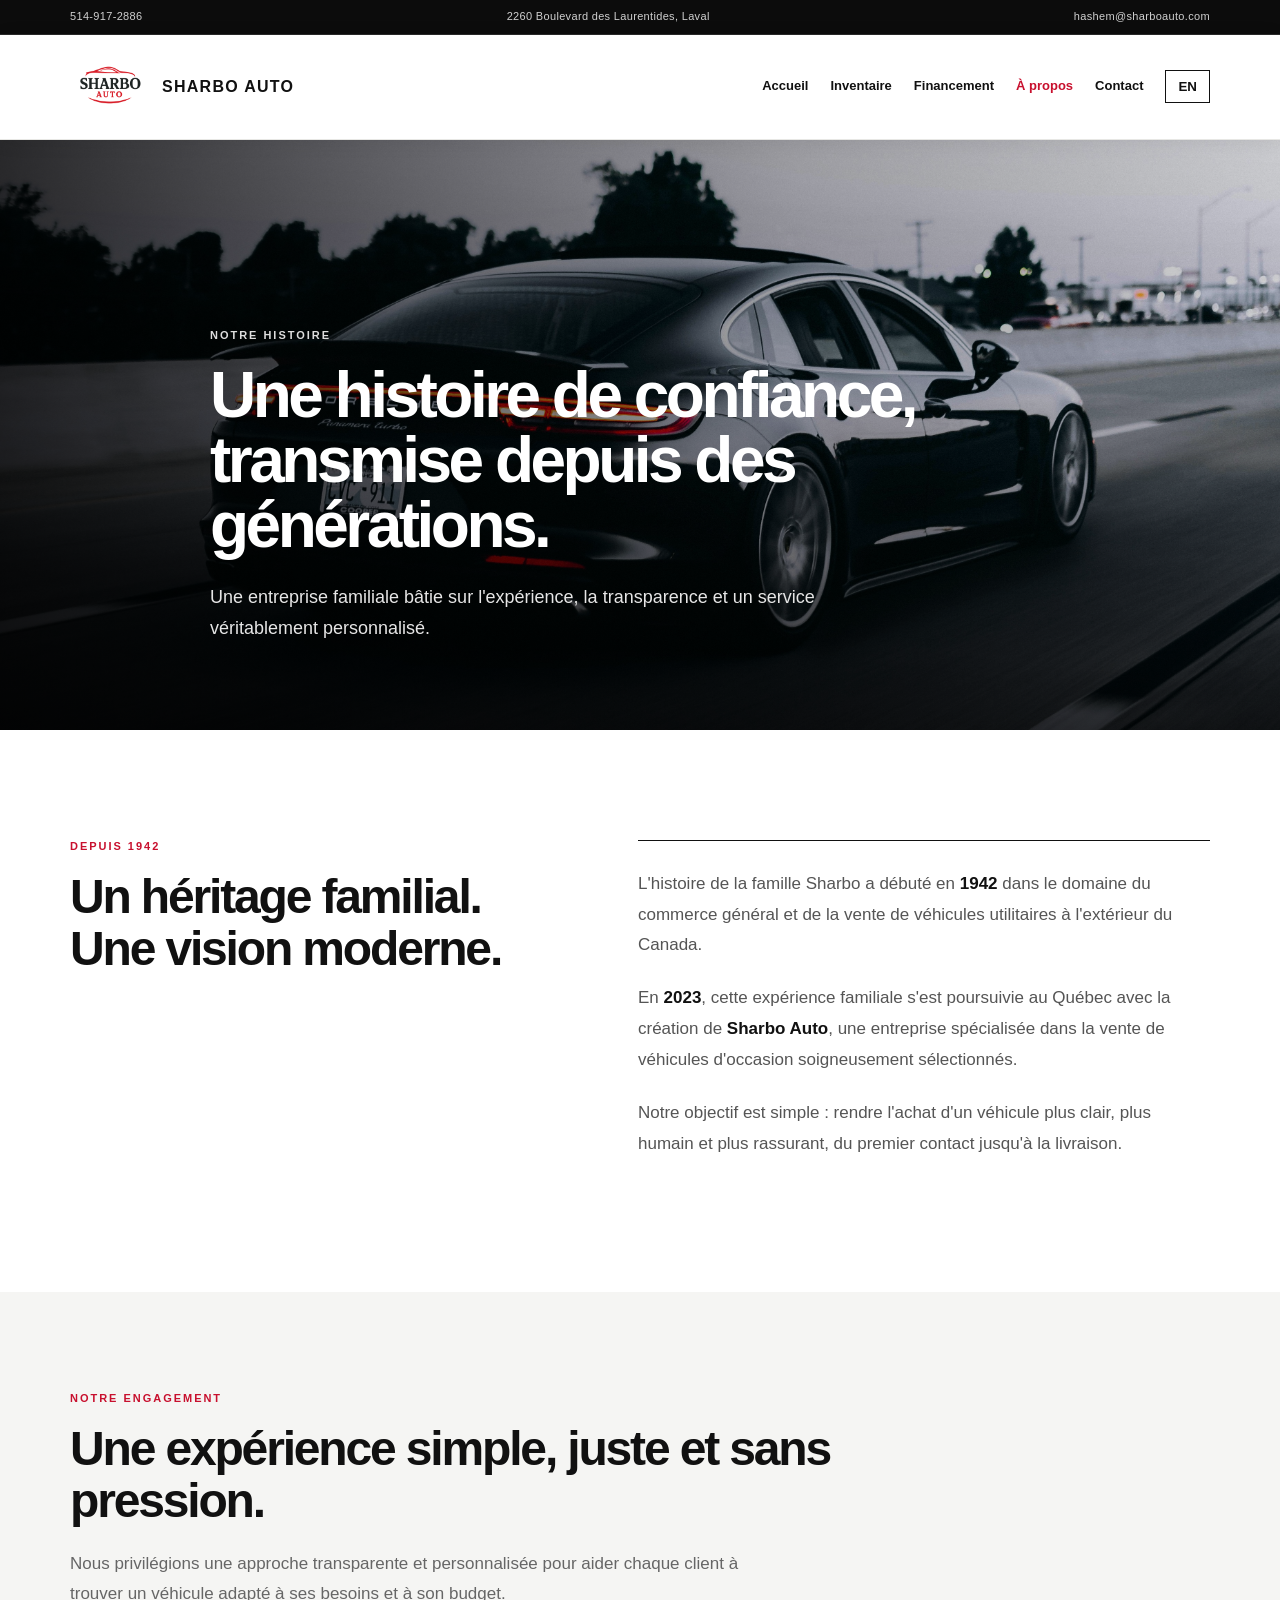
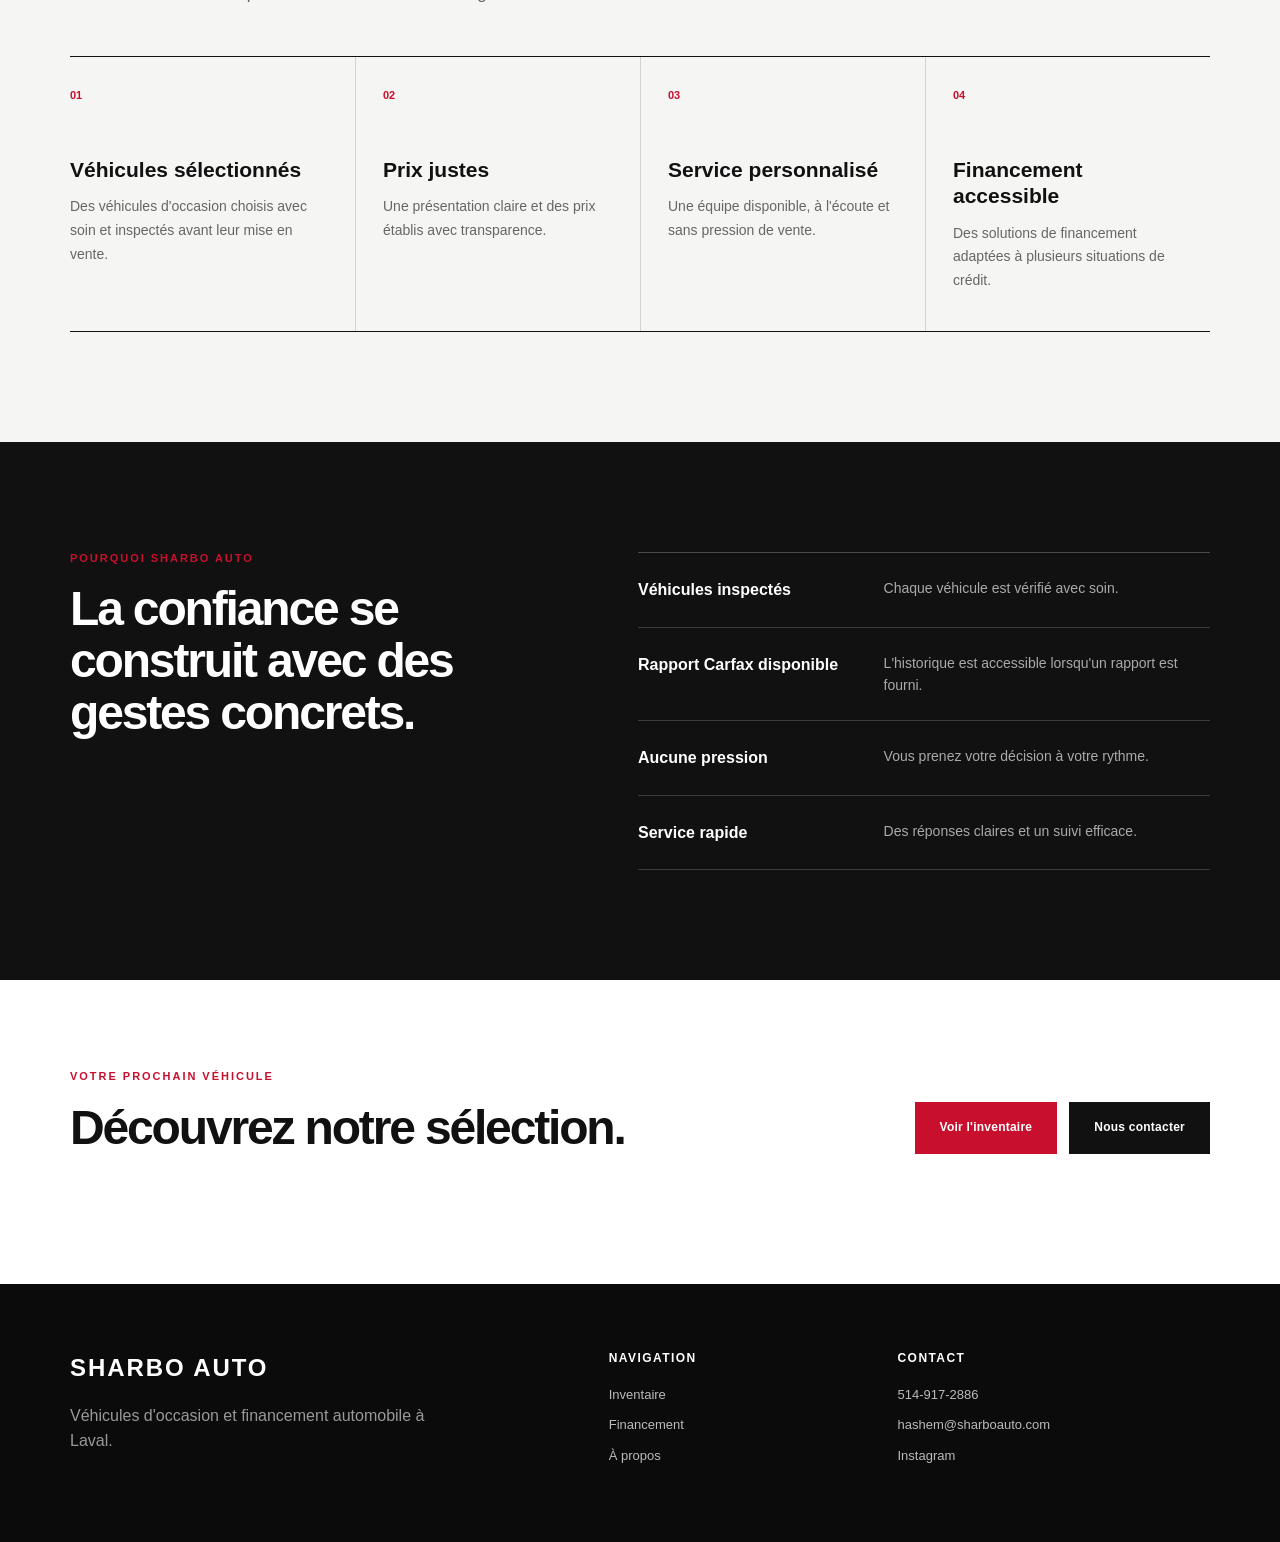
<file: about.html>
<!DOCTYPE html>
<html lang="fr">
<head>
  <meta charset="utf-8">
  <meta name="viewport" content="width=device-width, initial-scale=1">
  <title>À propos | Sharbo Auto</title>
  <meta name="description" content="Découvrez l'histoire familiale de Sharbo Auto, fondée au Québec en 2023 et portée par un héritage commercial remontant à 1942.">
  <meta property="og:title" content="À propos | Sharbo Auto">
  <meta property="og:description" content="Une entreprise familiale, des véhicules d'occasion sélectionnés avec soin et un service transparent à Laval.">
  <meta property="og:type" content="website">
  <meta property="og:image" content="/assets/images/hero.jpg">
  <link rel="stylesheet" href="assets/css/style.css">
</head>
<body class="about-v4">
  <div class="topbar home-topbar-v3">
    <div class="container">
      <a href="tel:5149172886">514-917-2886</a>
      <span>2260 Boulevard des Laurentides, Laval</span>
      <a href="mailto:hashem@sharboauto.com">hashem@sharboauto.com</a>
    </div>
  </div>

  <header class="home-header-v3">
    <div class="container nav">
      <a class="brand" href="index.html" aria-label="Sharbo Auto — Accueil">
        <img src="assets/images/logo.png" alt="Sharbo Auto">
        <span>SHARBO AUTO</span>
      </a>
      <nav class="menu" aria-label="Navigation principale">
        <a href="index.html">Accueil</a>
        <a href="inventaire.html">Inventaire</a>
        <a href="financement.html">Financement</a>
        <a href="about.html" aria-current="page">À propos</a>
        <a href="contact.html">Contact</a>
        <button class="lang" onclick="toggleLang()">EN</button>
      </nav>
    </div>
  </header>

  <main>
    <section class="about-hero-v4">
      <div class="about-hero-overlay-v4"></div>
      <div class="container about-hero-content-v4">
        <p class="about-kicker-v4">NOTRE HISTOIRE</p>
        <h1>Une histoire de confiance, transmise depuis des générations.</h1>
        <p>Une entreprise familiale bâtie sur l'expérience, la transparence et un service véritablement personnalisé.</p>
      </div>
    </section>

    <section class="about-story-v4">
      <div class="container about-story-grid-v4">
        <div class="about-story-heading-v4">
          <p class="home-section-label-v3">DEPUIS 1942</p>
          <h2>Un héritage familial. Une vision moderne.</h2>
        </div>
        <div class="about-story-copy-v4">
          <p>L'histoire de la famille Sharbo a débuté en <strong>1942</strong> dans le domaine du commerce général et de la vente de véhicules utilitaires à l'extérieur du Canada.</p>
          <p>En <strong>2023</strong>, cette expérience familiale s'est poursuivie au Québec avec la création de <strong>Sharbo Auto</strong>, une entreprise spécialisée dans la vente de véhicules d'occasion soigneusement sélectionnés.</p>
          <p>Notre objectif est simple : rendre l'achat d'un véhicule plus clair, plus humain et plus rassurant, du premier contact jusqu'à la livraison.</p>
        </div>
      </div>
    </section>

    <section class="about-values-v4">
      <div class="container">
        <div class="about-section-head-v4">
          <p class="home-section-label-v3">NOTRE ENGAGEMENT</p>
          <h2>Une expérience simple, juste et sans pression.</h2>
          <p>Nous privilégions une approche transparente et personnalisée pour aider chaque client à trouver un véhicule adapté à ses besoins et à son budget.</p>
        </div>
        <div class="about-values-grid-v4">
          <article><span>01</span><h3>Véhicules sélectionnés</h3><p>Des véhicules d'occasion choisis avec soin et inspectés avant leur mise en vente.</p></article>
          <article><span>02</span><h3>Prix justes</h3><p>Une présentation claire et des prix établis avec transparence.</p></article>
          <article><span>03</span><h3>Service personnalisé</h3><p>Une équipe disponible, à l'écoute et sans pression de vente.</p></article>
          <article><span>04</span><h3>Financement accessible</h3><p>Des solutions de financement adaptées à plusieurs situations de crédit.</p></article>
        </div>
      </div>
    </section>

    <section class="about-trust-v4">
      <div class="container about-trust-grid-v4">
        <div>
          <p class="home-section-label-v3">POURQUOI SHARBO AUTO</p>
          <h2>La confiance se construit avec des gestes concrets.</h2>
        </div>
        <div class="about-trust-list-v4">
          <div><strong>Véhicules inspectés</strong><span>Chaque véhicule est vérifié avec soin.</span></div>
          <div><strong>Rapport Carfax disponible</strong><span>L'historique est accessible lorsqu'un rapport est fourni.</span></div>
          <div><strong>Aucune pression</strong><span>Vous prenez votre décision à votre rythme.</span></div>
          <div><strong>Service rapide</strong><span>Des réponses claires et un suivi efficace.</span></div>
        </div>
      </div>
    </section>

    <section class="about-cta-v4">
      <div class="container about-cta-inner-v4">
        <div><p class="home-section-label-v3">VOTRE PROCHAIN VÉHICULE</p><h2>Découvrez notre sélection.</h2></div>
        <div class="about-cta-actions-v4">
          <a class="home-btn-v3 home-btn-primary-v3" href="inventaire.html">Voir l'inventaire</a>
          <a class="home-btn-v3 about-btn-dark-v4" href="contact.html">Nous contacter</a>
        </div>
      </div>
    </section>
  </main>

  <footer class="home-footer-v3">
    <div class="container home-footer-grid-v3">
      <div><h3>SHARBO AUTO</h3><p>Véhicules d'occasion et financement automobile à Laval.</p></div>
      <div><h4>Navigation</h4><a href="inventaire.html">Inventaire</a><a href="financement.html">Financement</a><a href="about.html">À propos</a></div>
      <div><h4>Contact</h4><a href="tel:5149172886">514-917-2886</a><a href="mailto:hashem@sharboauto.com">hashem@sharboauto.com</a><a href="https://www.instagram.com/sharbo_auto" target="_blank" rel="noopener">Instagram</a></div>
    </div>
  </footer>
  <script src="assets/js/i18n.js"></script>
  <script src="assets/js/main.js"></script>
</body>
</html>
</file>
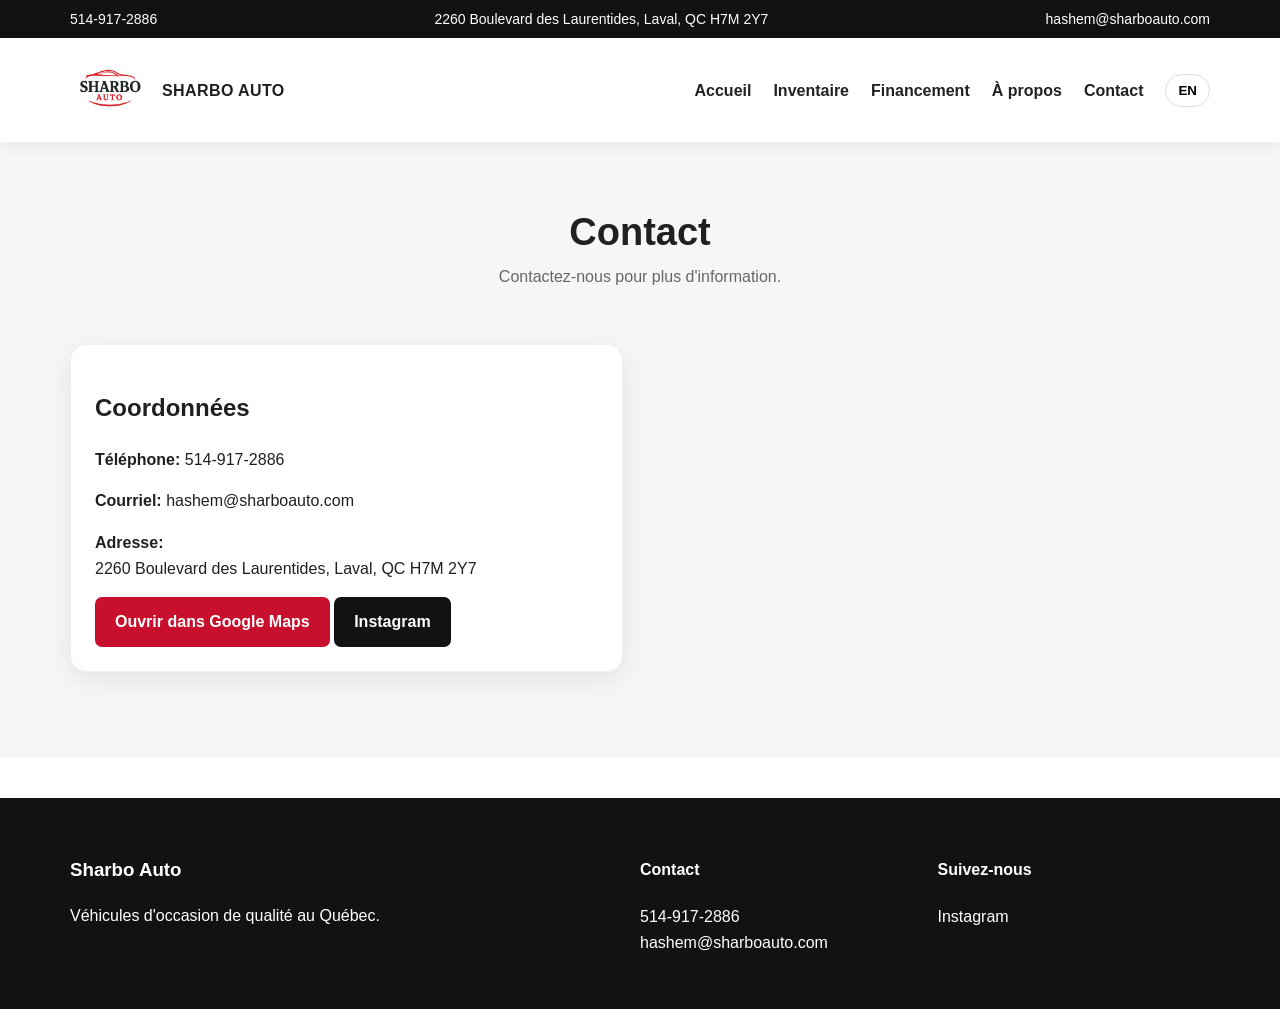
<file: contact.html>
<!DOCTYPE html>
<html lang="fr">
<head>
<meta charset="utf-8">
<meta name="viewport" content="width=device-width, initial-scale=1">
<title>Contact | Sharbo Auto</title>
<meta name="description" content="Contact Sharbo Auto - véhicules d'occasion et financement au Québec.">
<link rel="stylesheet" href="assets/css/style.css">
</head>

<body>
<div class="topbar">
  <div class="container">
    <span>514-917-2886</span>
    <span>2260 Boulevard des Laurentides, Laval, QC H7M 2Y7</span>
    <span>hashem@sharboauto.com</span>
  </div>
</div>

<header>
  <div class="container nav">
    <a class="brand" href="index.html">
      <img src="assets/images/logo.png" alt="Sharbo Auto">
      <span>SHARBO AUTO</span>
    </a>
    <nav class="menu">
      <a href="index.html">Accueil</a>
      <a href="inventaire.html" data-t="inventory">Inventaire</a>
      <a href="financement.html" data-t="financing">Financement</a>
      <a href="about.html" data-t="about">À propos</a>
      <a href="contact.html" data-t="contact">Contact</a>
      <button class="lang" onclick="toggleLang()">EN</button>
    </nav>
  </div>
</header>

<section class="section gray">
  <div class="container">
    <div class="title">
      <h1>Contact</h1>
      <p>Contactez-nous pour plus d'information.</p>
    </div>

    <div class="about">
      <div class="card">
        <h2>Coordonnées</h2>

        <p><b>Téléphone:</b> <a href="tel:5149172886">514-917-2886</a></p>
        <p><b>Courriel:</b> <a href="mailto:hashem@sharboauto.com">hashem@sharboauto.com</a></p>
        <p><b>Adresse:</b><br>2260 Boulevard des Laurentides, Laval, QC H7M 2Y7</p>

        <a class="btn" href="https://www.google.com/maps/search/?api=1&query=2260%20Boulevard%20des%20Laurentides%2C%20Laval%2C%20QC%20H7M%202Y7" target="_blank">
          Ouvrir dans Google Maps
        </a>

        <a class="btn dark" href="https://www.instagram.com/sharbo_auto" target="_blank">
          Instagram
        </a>
      </div>

      <iframe
        style="width:100%;height:360px;border:0;border-radius:18px"
        loading="lazy"
        allowfullscreen
        referrerpolicy="no-referrer-when-downgrade"
        src="https://maps.google.com/maps?q=2260%20Boulevard%20des%20Laurentides%2C%20Laval%2C%20QC%20H7M%202Y7&t=&z=15&ie=UTF8&iwloc=&output=embed">
      </iframe>
    </div>
  </div>
</section>

<footer>
  <div class="container footer-grid">
    <div>
      <h3>Sharbo Auto</h3>
      <p>Véhicules d'occasion de qualité au Québec.</p>
    </div>
    <div>
      <h4>Contact</h4>
      <p>
        <a href="tel:5149172886">514-917-2886</a><br>
        <a href="mailto:hashem@sharboauto.com">hashem@sharboauto.com</a>
      </p>
    </div>
    <div>
      <h4>Suivez-nous</h4>
      <a href="https://www.instagram.com/sharbo_auto" target="_blank">Instagram</a>
    </div>
  </div>
</footer>

<script src="assets/js/i18n.js"></script>
<script src="assets/js/main.js"></script>
</body>
</html>
</file>
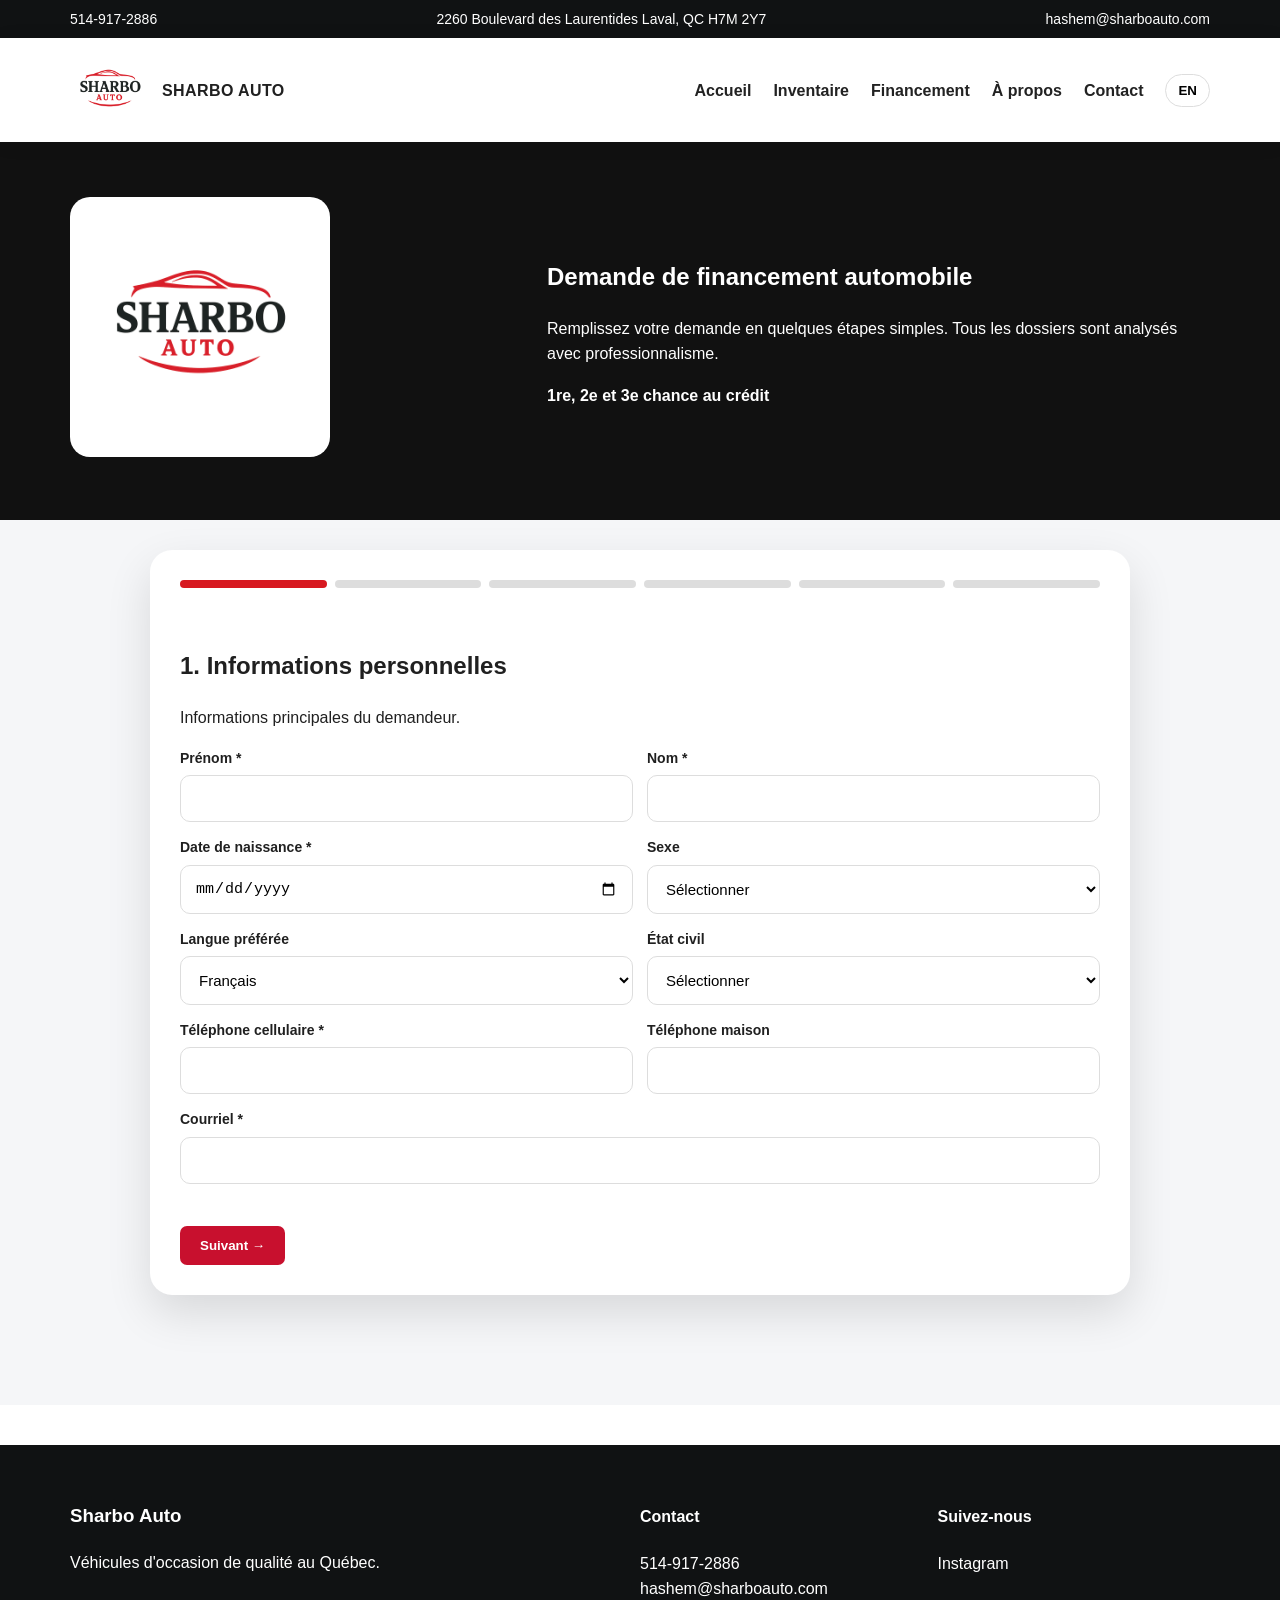
<file: financement.html>
<!DOCTYPE html>
<html lang="fr">
<head>
<meta charset="utf-8">
<meta name="viewport" content="width=device-width, initial-scale=1">
<title>Financement | Sharbo Auto</title>
<link rel="stylesheet" href="assets/css/style.css">

<style>
.finance-hero{background:#111;color:white;padding:55px 0}
.finance-hero-box{display:grid;grid-template-columns:1fr 1.5fr;gap:35px;align-items:center}
.finance-hero img{max-width:260px;width:100%;background:white;padding:18px;border-radius:20px}
.finance-form{max-width:980px;margin:-40px auto 40px;background:white;border-radius:22px;padding:30px;box-shadow:0 18px 45px rgba(0,0,0,.12)}
.progress{display:grid;grid-template-columns:repeat(6,1fr);gap:8px;margin-bottom:25px}
.progress div{height:8px;background:#ddd;border-radius:20px}
.progress div.active{background:#d71920}
.form-step{display:none}
.form-step.active{display:block}
.form-grid{display:grid;grid-template-columns:1fr 1fr;gap:14px}
.field{display:flex;flex-direction:column;gap:6px}
.full{grid-column:1/-1}
.finance-form input,.finance-form select,.finance-form textarea{width:100%;padding:14px;border:1px solid #ddd;border-radius:10px;font-size:15px}
.finance-form label{font-size:14px;font-weight:600}
.finance-actions{display:flex;justify-content:space-between;gap:12px;margin-top:28px}
.finance-actions button{border:0;cursor:pointer}
.btn-secondary{background:#111!important;color:white!important}
.notice{background:#f8f8f8;border-left:4px solid #d71920;padding:15px;border-radius:10px;margin:15px 0;font-size:14px}
.success-box{display:none;text-align:center;padding:25px;background:#f3fff5;border:1px solid #c9f2d2;color:#0a7a25;border-radius:16px;margin-top:20px;font-weight:700}
@media(max-width:800px){.finance-hero-box{grid-template-columns:1fr;text-align:center}.form-grid{grid-template-columns:1fr}.finance-form{margin:20px 12px;padding:20px}.progress{grid-template-columns:repeat(3,1fr)}.finance-actions{flex-direction:column}}
</style>
</head>

<body>

<div class="topbar">
  <div class="container">
    <span>514-917-2886</span>
    <span>2260 Boulevard des Laurentides Laval, QC H7M 2Y7</span>
    <span>hashem@sharboauto.com</span>
  </div>
</div>

<header>
  <div class="container nav">
    <a class="brand" href="index.html">
      <img src="assets/images/logo.png" alt="Sharbo Auto">
      <span>SHARBO AUTO</span>
    </a>
    <nav class="menu">
      <a href="index.html">Accueil</a>
      <a href="inventaire.html">Inventaire</a>
      <a href="financement.html">Financement</a>
      <a href="about.html">À propos</a>
      <a href="contact.html">Contact</a>
      <button class="lang" type="button" onclick="toggleLangFinance()">EN</button>
    </nav>
  </div>
</header>

<section class="finance-hero">
  <div class="container finance-hero-box">
    <div><img src="assets/images/logo.png" alt="Sharbo Auto"></div>
    <div>
      <h1 data-fr="Demande de financement automobile" data-en="Vehicle Financing Application">Demande de financement automobile</h1>
      <p data-fr="Remplissez votre demande en quelques étapes simples. Tous les dossiers sont analysés avec professionnalisme." data-en="Complete your application in a few simple steps. Every file is reviewed professionally.">Remplissez votre demande en quelques étapes simples. Tous les dossiers sont analysés avec professionnalisme.</p>
      <p><strong data-fr="1re, 2e et 3e chance au crédit" data-en="1st, 2nd and 3rd chance credit">1re, 2e et 3e chance au crédit</strong></p>
    </div>
  </div>
</section>

<section class="section gray">
<div class="container">

<form id="financeForm" name="financement" method="POST" data-netlify="true" netlify-honeypot="bot-field" class="finance-form">
<input type="hidden" name="form-name" value="financement">
<p style="display:none"><label>Ne pas remplir: <input name="bot-field"></label></p>

<div class="progress"><div class="active"></div><div></div><div></div><div></div><div></div><div></div></div>

<div class="form-step active">
<h2 data-fr="1. Informations personnelles" data-en="1. Personal Information">1. Informations personnelles</h2>
<p data-fr="Informations principales du demandeur." data-en="Main applicant information.">Informations principales du demandeur.</p>
<div class="form-grid">
<div class="field"><label data-fr="Prénom *" data-en="First name *">Prénom *</label><input name="prenom" required></div>
<div class="field"><label data-fr="Nom *" data-en="Last name *">Nom *</label><input name="nom" required></div>
<div class="field"><label data-fr="Date de naissance *" data-en="Date of birth *">Date de naissance *</label><input type="date" name="date_naissance" required></div>
<div class="field"><label data-fr="Sexe" data-en="Sex">Sexe</label><select name="sexe"><option>Sélectionner</option><option>Homme</option><option>Femme</option></select></div>
<div class="field"><label data-fr="Langue préférée" data-en="Preferred language">Langue préférée</label><select name="langue"><option>Français</option><option>English</option></select></div>
<div class="field"><label data-fr="État civil" data-en="Marital status">État civil</label><select name="etat_civil"><option>Sélectionner</option><option>Célibataire</option><option>Marié(e)</option><option>Conjoint(e) de fait</option><option>Divorcé(e)</option></select></div>
<div class="field"><label data-fr="Téléphone cellulaire *" data-en="Cell phone *">Téléphone cellulaire *</label><input name="cellulaire" required></div>
<div class="field"><label data-fr="Téléphone maison" data-en="Home phone">Téléphone maison</label><input name="telephone_maison"></div>
<div class="field full"><label data-fr="Courriel *" data-en="Email *">Courriel *</label><input type="email" name="email" required></div>
</div>
</div>

<div class="form-step">
<h2 data-fr="2. Adresse et résidence" data-en="2. Address and residence">2. Adresse et résidence</h2>
<p data-fr="Adresse actuelle et situation résidentielle." data-en="Current address and housing situation.">Adresse actuelle et situation résidentielle.</p>
<div class="form-grid">
<div class="field full"><label data-fr="Adresse complète *" data-en="Complete address *">Adresse complète *</label><input name="adresse_complete" required></div>
<div class="field"><label>Ville *</label><input name="ville" required></div>
<div class="field"><label>Province</label><input name="province" value="Québec"></div>
<div class="field"><label data-fr="Code postal" data-en="Postal code">Code postal</label><input name="code_postal"></div>
<div class="field"><label data-fr="Statut résidentiel *" data-en="Residence status *">Statut résidentiel *</label><select name="statut_residence" required><option>Sélectionner</option><option>Propriétaire</option><option>Locataire</option><option>Chez les parents</option><option>Autre</option></select></div>
<div class="field"><label data-fr="Paiement mensuel logement" data-en="Monthly housing payment">Paiement mensuel logement</label><input name="paiement_logement" placeholder="$"></div>
<div class="field full"><label data-fr="Réside à cette adresse depuis" data-en="Living at this address since">Réside à cette adresse depuis</label><input type="date" name="adresse_depuis"></div>
</div>
</div>

<div class="form-step">
<h2 data-fr="3. Identification" data-en="3. Identification">3. Identification</h2>
<div class="notice" data-fr="Le NAS est optionnel. Il peut aider certains prêteurs à identifier correctement le dossier." data-en="SIN is optional. It may help some lenders identify the file correctly.">Le NAS est optionnel. Il peut aider certains prêteurs à identifier correctement le dossier.</div>
<div class="form-grid">
<div class="field"><label data-fr="NAS / SIN optionnel" data-en="SIN optional">NAS / SIN optionnel</label><input name="nas"></div>
<div class="field"><label data-fr="Numéro de permis de conduire" data-en="Driver’s licence number">Numéro de permis de conduire</label><input name="permis_conduire"></div>
<div class="field"><label data-fr="Permis international?" data-en="International licence?">Permis international?</label><select name="permis_international"><option>Non</option><option>Oui</option></select></div>
<div class="field"><label data-fr="Permis valide?" data-en="Valid licence?">Permis valide?</label><select name="permis_valide"><option>Sélectionner</option><option>Oui</option><option>Non</option></select></div>
</div>
</div>

<div class="form-step">
<h2 data-fr="4. Emploi et revenus" data-en="4. Employment and income">4. Emploi et revenus</h2>
<div class="form-grid">
<div class="field"><label data-fr="Employeur actuel *" data-en="Current employer *">Employeur actuel *</label><input name="employeur" required></div>
<div class="field"><label data-fr="Occupation / poste" data-en="Occupation / position">Occupation / poste</label><input name="occupation"></div>
<div class="field"><label data-fr="Téléphone au travail" data-en="Work phone">Téléphone au travail</label><input name="telephone_travail"></div>
<div class="field"><label data-fr="Date d'embauche" data-en="Hire date">Date d'embauche</label><input type="date" name="date_embauche"></div>
<div class="field"><label data-fr="Revenu brut *" data-en="Gross income *">Revenu brut *</label><input name="revenu_brut" required></div>
<div class="field"><label data-fr="Fréquence" data-en="Frequency">Fréquence</label><select name="frequence_revenu"><option>Mensuel</option><option>Hebdomadaire</option><option>Aux 2 semaines</option><option>Annuel</option></select></div>
<div class="field"><label data-fr="Travailleur autonome?" data-en="Self-employed?">Travailleur autonome?</label><select name="travailleur_autonome"><option>Non</option><option>Oui</option></select></div>
<div class="field"><label data-fr="Travailleur saisonnier?" data-en="Seasonal worker?">Travailleur saisonnier?</label><select name="travailleur_saisonnier"><option>Non</option><option>Oui</option></select></div>
<div class="field full"><label data-fr="Autre source de revenu" data-en="Other income source">Autre source de revenu</label><input name="autre_revenu"></div>
</div>
</div>

<div class="form-step">
<h2 data-fr="5. Situation financière" data-en="5. Financial situation">5. Situation financière</h2>
<div class="form-grid">
<div class="field"><label data-fr="Prêt ou location auto actuel?" data-en="Current auto loan or lease?">Prêt ou location auto actuel?</label><select name="pret_auto_actuel"><option>Sélectionner</option><option>Oui</option><option>Non</option></select></div>
<div class="field"><label data-fr="Paiement mensuel actuel" data-en="Current monthly payment">Paiement mensuel actuel</label><input name="paiement_auto_actuel"></div>
<div class="field"><label data-fr="Faillite ou proposition?" data-en="Bankruptcy or proposal?">Faillite ou proposition?</label><select name="faillite_proposition"><option>Sélectionner</option><option>Oui</option><option>Non</option></select></div>
<div class="field"><label data-fr="Revenu livraison Uber / DoorDash?" data-en="Uber / DoorDash income?">Revenu livraison Uber / DoorDash?</label><select name="revenu_livraison"><option>Sélectionner</option><option>Oui</option><option>Non</option></select></div>
<div class="field"><label data-fr="Acompte disponible" data-en="Down payment available">Acompte disponible</label><input name="acompte"></div>
</div>
</div>

<div class="form-step">
<h2 data-fr="6. Véhicule recherché et consentement" data-en="6. Vehicle wanted and consent">6. Véhicule recherché et consentement</h2>
<div class="form-grid">
<div class="field"><label data-fr="Véhicule désiré" data-en="Vehicle wanted">Véhicule désiré</label><input name="vehicule_desire"></div>
<div class="field"><label data-fr="Budget / paiement souhaité" data-en="Budget / desired payment">Budget / paiement souhaité</label><input name="budget_souhaite"></div>
<div class="field full"><label data-fr="Commentaires" data-en="Comments">Commentaires</label><textarea name="commentaires" rows="5"></textarea></div>
</div>

<label style="display:flex;gap:10px;margin-top:15px">
<input type="checkbox" name="consentement_contact" required>
<span data-fr="J’autorise Sharbo Auto à me contacter concernant ma demande de financement." data-en="I authorize Sharbo Auto to contact me regarding my financing application.">J’autorise Sharbo Auto à me contacter concernant ma demande de financement.</span>
</label>

<label style="display:flex;gap:10px;margin-top:15px">
<input type="checkbox" name="consentement_credit" required>
<span data-fr="J’autorise Sharbo Auto et ses partenaires financiers à analyser mon dossier." data-en="I authorize Sharbo Auto and its financing partners to review my file.">J’autorise Sharbo Auto et ses partenaires financiers à analyser mon dossier.</span>
</label>
</div>

<div class="finance-actions">
<button type="button" class="btn btn-secondary" id="prevBtn" onclick="changeStep(-1)">← Retour</button>
<button type="button" class="btn" id="nextBtn" onclick="changeStep(1)">Suivant →</button>
<button type="submit" class="btn" id="submitBtn">Envoyer ma demande</button>
</div>

<div id="successMsg" class="success-box" data-fr="Votre demande a été envoyée avec succès. Sharbo Auto vous contactera rapidement." data-en="Your application has been sent successfully. Sharbo Auto will contact you shortly.">Votre demande a été envoyée avec succès. Sharbo Auto vous contactera rapidement.</div>

</form>
</div>
</section>

<footer>
<div class="container footer-grid">
<div><h3>Sharbo Auto</h3><p>Véhicules d'occasion de qualité au Québec.</p></div>
<div><h4>Contact</h4><p><a href="tel:5149172886">514-917-2886</a><br><a href="mailto:hashem@sharboauto.com">hashem@sharboauto.com</a></p></div>
<div><h4>Suivez-nous</h4><a href="https://www.instagram.com/sharbo_auto" target="_blank">Instagram</a></div>
</div>
</footer>

<script src="assets/js/i18n.js"></script>
<script>
let currentStep = 0;
let financeLang = window.SharboI18n ? window.SharboI18n.lang : (localStorage.getItem("lang") || "fr");

const steps = document.querySelectorAll(".form-step");
const progress = document.querySelectorAll(".progress div");
const prevBtn = document.getElementById("prevBtn");
const nextBtn = document.getElementById("nextBtn");
const submitBtn = document.getElementById("submitBtn");

function applyFinanceLang(){
  financeLang = window.SharboI18n ? window.SharboI18n.lang : financeLang;
  if (window.SharboI18n) window.SharboI18n.applyLanguage({silent:true});
  prevBtn.textContent = financeLang === "fr" ? "← Retour" : "← Back";
  nextBtn.textContent = financeLang === "fr" ? "Suivant →" : "Next →";
  submitBtn.textContent = financeLang === "fr" ? "Envoyer ma demande" : "Submit application";
}

function toggleLangFinance(){
  if (window.SharboI18n) window.SharboI18n.toggleLanguage();
}

document.addEventListener("sharbo:languagechange", e => {
  financeLang = e.detail.lang;
  applyFinanceLang();
});

function showStep(n){
  steps.forEach((step,i)=>step.classList.toggle("active",i===n));
  progress.forEach((bar,i)=>bar.classList.toggle("active",i<=n));
  prevBtn.style.display = n === 0 ? "none" : "inline-block";
  nextBtn.style.display = n === steps.length - 1 ? "none" : "inline-block";
  submitBtn.style.display = n === steps.length - 1 ? "inline-block" : "none";
  window.scrollTo({top:0,behavior:"smooth"});
}

function validateStep(){
  const fields = steps[currentStep].querySelectorAll("input,select,textarea");
  for(const field of fields){
    if(!field.checkValidity()){
      field.reportValidity();
      return false;
    }
  }
  return true;
}

function changeStep(direction){
  if(direction === 1 && !validateStep()) return;
  currentStep += direction;
  if(currentStep < 0) currentStep = 0;
  if(currentStep >= steps.length) currentStep = steps.length - 1;
  showStep(currentStep);
}

document.getElementById("financeForm").addEventListener("submit", async function(e){
  e.preventDefault();
  if(!validateStep()) return;

  const form = e.target;
  const data = new FormData(form);

  try{
    await fetch("/", { method:"POST", body:data });
    form.reset();
    document.getElementById("successMsg").style.display = "block";
    currentStep = 0;
    showStep(currentStep);
  }catch(error){
    alert(financeLang === "fr" ? "Une erreur est survenue. Veuillez réessayer." : "Something went wrong. Please try again.");
  }
});

applyFinanceLang();
showStep(currentStep);
</script>

</body>
</html>
</file>
<file: assets/css/style.css>
:root{--red:#c8102e;--black:#101213;--gray:#f5f6f8;--text:#202020;--muted:#666}
*{box-sizing:border-box}
body{margin:0;font-family:Arial,Helvetica,sans-serif;color:var(--text);background:#fff;line-height:1.6}
a{text-decoration:none;color:inherit}.container{max-width:1180px;margin:0 auto;padding:0 20px}
.topbar{background:#101213;color:#fff;font-size:14px;padding:8px 0}
.topbar .container{display:flex;justify-content:space-between;gap:15px;flex-wrap:wrap}
header{background:#fff;position:sticky;top:0;z-index:20;box-shadow:0 2px 18px rgba(0,0,0,.08)}
.nav{display:flex;align-items:center;justify-content:space-between;gap:20px;padding:12px 20px}
.brand{display:flex;align-items:center;gap:12px;font-weight:900;letter-spacing:.4px}
.brand img{width:80px;height:auto;display:block}
.menu{display:flex;align-items:center;gap:22px;flex-wrap:wrap}.menu a{font-weight:700;color:#222}.menu a:hover{color:var(--red)}
.lang{border:1px solid #ddd;background:#fff;padding:8px 12px;border-radius:999px;font-weight:700;cursor:pointer}
.btn{display:inline-block;background:var(--red);color:#fff;padding:12px 20px;border-radius:7px;font-weight:800;border:0;cursor:pointer}
.btn.dark{background:var(--black)}.btn.outline{background:#fff;color:var(--red);border:2px solid var(--red)}
.hero{background:linear-gradient(90deg,rgba(0,0,0,.82),rgba(0,0,0,.35)),url('https://images.unsplash.com/photo-1503376780353-7e6692767b70?auto=format&fit=crop&w=1800&q=80') center/cover;min-height:620px;color:#fff;display:flex;align-items:center}
.hero h1{font-size:56px;line-height:1.05;margin:0 0 18px;max-width:820px}.hero p{font-size:20px;max-width:700px;color:#eee}
.hero-actions{display:flex;gap:14px;flex-wrap:wrap;margin-top:28px}.section{padding:70px 0}.section.gray{background:var(--gray)}
.title{text-align:center;margin-bottom:38px}.title h1,.title h2{font-size:38px;line-height:1.1;margin:0}.title p{color:var(--muted);margin:10px 0 0}
.grid{display:grid;grid-template-columns:repeat(4,1fr);gap:20px}.card{background:#fff;border-radius:16px;padding:24px;box-shadow:0 8px 28px rgba(0,0,0,.08);border:1px solid #eee}
.icon{font-size:32px}.cars{display:grid;grid-template-columns:repeat(3,1fr);gap:24px}.car{background:#fff;border-radius:16px;overflow:hidden;box-shadow:0 8px 28px rgba(0,0,0,.1);border:1px solid #eee}
.car img{width:100%;height:225px;object-fit:cover;background:#eee}.car-body{padding:18px}.car-body h3{margin:0 0 8px}
.price{color:var(--red);font-size:24px;font-weight:900}.specs{display:grid;grid-template-columns:1fr 1fr;gap:8px;color:#555;font-size:14px;margin:12px 0 18px}
.filters{display:grid;grid-template-columns:2fr 1fr 1fr 1fr;gap:12px;margin-bottom:25px}
input,textarea,select{width:100%;padding:14px;border:1px solid #ddd;border-radius:8px;font-size:16px;background:#fff}textarea{min-height:120px}form{display:grid;gap:14px}
.about{display:grid;grid-template-columns:1fr 1fr;gap:35px;align-items:center}.about img{width:100%;border-radius:20px;background:#fff}
.cta{background:linear-gradient(135deg,var(--red),#7b0718);color:#fff;border-radius:22px;padding:42px;display:flex;justify-content:space-between;align-items:center;gap:20px;flex-wrap:wrap}.cta h2{margin:0;font-size:34px}
.detail-img{width:100%;border-radius:20px;max-height:520px;object-fit:cover;background:#eee}
footer{background:#101213;color:#fff;padding:38px 0;margin-top:40px}.footer-grid{display:grid;grid-template-columns:2fr 1fr 1fr;gap:25px}footer a{color:#fff}
@media(max-width:900px){.hero h1{font-size:38px}.grid,.cars,.about,.footer-grid,.filters{grid-template-columns:1fr}.hero{min-height:520px}.nav{align-items:flex-start;flex-direction:column}.menu{gap:12px;font-size:14px}.cta{padding:28px}}
.public-actions40,.detail-actions40{display:flex;gap:8px;flex-wrap:wrap;margin-top:12px}.public-actions40 button{border:1px solid #ddd;background:white;padding:8px;border-radius:8px;cursor:pointer}.compare40{display:grid;grid-template-columns:repeat(2,minmax(0,1fr));gap:20px;width:100%}.compare40 article{background:#fff;padding:18px;border-radius:14px;text-align:center}.compare40 img{width:100%;height:260px;object-fit:cover;border-radius:12px}.lightbox40{position:fixed;inset:0;background:#000d;z-index:9999;display:flex;align-items:center;justify-content:center;padding:20px}.lightbox40 img{max-width:95vw;max-height:92vh}.lightbox40 button{position:absolute;right:20px;top:15px;font-size:40px;color:#fff;background:none;border:0}@media(max-width:700px){.compare40{grid-template-columns:1fr}.compare40 img{height:220px}}

/* Vehicle Details 2.0 — public website */
#vehicleDetail{max-width:1320px}.vehicle-v2{font-family:Arial,Helvetica,sans-serif}.vehicle-breadcrumb{display:flex;gap:10px;align-items:center;font-size:13px;color:#747474;margin:-22px 0 28px}.vehicle-breadcrumb a{color:#111;font-weight:700}.vehicle-layout{display:grid;grid-template-columns:minmax(0,1.65fr) minmax(330px,.75fr);gap:48px;align-items:start}.vehicle-gallery{min-width:0}.vehicle-main-media{position:relative;overflow:hidden;background:#f2f2f2;aspect-ratio:16/10}.vehicle-main-media>img{display:block;width:100%;height:100%;object-fit:cover;cursor:zoom-in}.vehicle-status{position:absolute;z-index:2;left:18px;top:18px;padding:8px 13px;background:#111;color:#fff;font-size:11px;font-weight:900;letter-spacing:.12em;text-transform:uppercase}.vehicle-status.sold{background:#c8102e}.vehicle-status.reserved{background:#3b3b3b}.gallery-arrow{position:absolute;z-index:2;top:50%;transform:translateY(-50%);width:46px;height:46px;border:0;background:rgba(255,255,255,.92);color:#111;font-size:34px;line-height:1;cursor:pointer;opacity:0;transition:.2s}.vehicle-main-media:hover .gallery-arrow{opacity:1}.gallery-arrow.prev{left:16px}.gallery-arrow.next{right:16px}.gallery-count{position:absolute;z-index:2;right:16px;bottom:16px;border:0;background:rgba(17,17,17,.88);color:#fff;padding:9px 13px;font-weight:800;cursor:pointer}.vehicle-thumbs{display:flex;gap:10px;overflow-x:auto;padding:12px 0 3px;scrollbar-width:thin}.vehicle-thumb{flex:0 0 106px;height:72px;padding:0;border:2px solid transparent;background:#eee;cursor:pointer;opacity:.66;transition:.18s}.vehicle-thumb img{width:100%;height:100%;object-fit:cover;border-radius:0}.vehicle-thumb.active{border-color:#111;opacity:1}.vehicle-summary{position:sticky;top:126px;border-top:4px solid #111;padding-top:24px}.vehicle-eyebrow,.vehicle-section-kicker{margin:0 0 10px;color:#777;font-size:11px;font-weight:900;letter-spacing:.16em}.vehicle-summary h1{font-size:38px;line-height:1.12;letter-spacing:-.035em;margin:0 0 18px;color:#111}.vehicle-price{font-size:42px;font-weight:900;line-height:1;color:#c8102e;letter-spacing:-.04em}.vehicle-price-note{font-size:12px;color:#777;margin:9px 0 24px}.vehicle-key-specs{display:grid;grid-template-columns:1fr 1fr;margin:0 0 26px;border-top:1px solid #ddd}.vehicle-key-specs div{padding:14px 0;border-bottom:1px solid #ddd}.vehicle-key-specs div:nth-child(odd){padding-right:18px}.vehicle-key-specs div:nth-child(even){padding-left:18px;border-left:1px solid #ddd}.vehicle-key-specs dt{font-size:11px;text-transform:uppercase;letter-spacing:.08em;color:#777}.vehicle-key-specs dd{margin:3px 0 0;font-size:16px;font-weight:800;color:#111}.vehicle-actions{display:grid;gap:10px}.vehicle-btn{display:flex;min-height:52px;align-items:center;justify-content:center;padding:13px 18px;font-size:14px;font-weight:900;letter-spacing:.01em;border:1px solid #111;border-radius:0;cursor:pointer;transition:.2s}.vehicle-btn-primary{background:#c8102e;border-color:#c8102e;color:#fff}.vehicle-btn-primary:hover{background:#a80d27}.vehicle-btn-secondary{background:#111;color:#fff}.vehicle-btn-secondary:hover{background:#2c2c2c}.vehicle-btn-quiet{background:#fff;color:#111}.vehicle-btn-quiet:hover{background:#111;color:#fff}.vehicle-actions-row{display:grid;grid-template-columns:1fr 1fr;gap:10px}.vehicle-contact-note{display:grid;gap:2px;margin-top:26px;padding-top:20px;border-top:1px solid #ddd;font-size:13px;color:#666}.vehicle-contact-note strong{color:#111;font-size:15px}.vehicle-content-grid{display:grid;grid-template-columns:1.15fr .85fr;gap:70px;margin-top:76px;padding-top:62px;border-top:1px solid #d9d9d9}.vehicle-panel h2{font-size:30px;line-height:1.2;margin:0 0 22px;letter-spacing:-.025em}.vehicle-description{font-size:17px;line-height:1.85;color:#444;white-space:pre-line}.vehicle-spec-table{margin:0}.vehicle-spec-table div{display:grid;grid-template-columns:1fr 1fr;gap:20px;padding:12px 0;border-bottom:1px solid #ddd}.vehicle-spec-table dt{color:#777;font-size:13px}.vehicle-spec-table dd{margin:0;text-align:right;color:#111;font-weight:800;font-size:13px}.vehicle-confidence{display:grid;grid-template-columns:repeat(3,1fr);gap:0;margin-top:72px;border-top:1px solid #111;border-bottom:1px solid #111}.vehicle-confidence>div{padding:30px}.vehicle-confidence>div+div{border-left:1px solid #ddd}.vehicle-confidence span{display:block;color:#c8102e;font-size:12px;font-weight:900;margin-bottom:20px}.vehicle-confidence strong{display:block;font-size:17px;margin-bottom:7px}.vehicle-confidence p{margin:0;color:#666;font-size:13px;line-height:1.55}.vehicle-lightbox{position:fixed;inset:0;z-index:10000;background:rgba(0,0,0,.96);display:none;align-items:center;justify-content:center;padding:30px}.vehicle-lightbox.open{display:flex}.vehicle-lightbox img{max-width:92vw;max-height:88vh;object-fit:contain}.vehicle-lightbox button{position:absolute;border:0;background:transparent;color:#fff;cursor:pointer}.vehicle-lightbox-close{right:24px;top:14px;font-size:44px}.vehicle-lightbox-prev,.vehicle-lightbox-next{top:50%;transform:translateY(-50%);font-size:70px}.vehicle-lightbox-prev{left:24px}.vehicle-lightbox-next{right:24px}.vehicle-lightbox-count{position:absolute;bottom:18px;color:#fff;font-size:13px;font-weight:800}.no-scroll{overflow:hidden}.vehicle-mobile-bar{display:none}.vehicle-empty{text-align:center;padding:80px 0}.vehicle-empty h1{margin-bottom:20px}
@media(max-width:980px){.vehicle-layout{grid-template-columns:1fr;gap:32px}.vehicle-summary{position:static}.vehicle-summary h1{font-size:34px}.vehicle-content-grid{grid-template-columns:1fr;gap:42px;margin-top:52px}.vehicle-confidence{grid-template-columns:1fr}.vehicle-confidence>div+div{border-left:0;border-top:1px solid #ddd}}
@media(max-width:700px){body{padding-bottom:72px}.section:has(#vehicleDetail){padding-top:36px;padding-bottom:36px}.vehicle-breadcrumb{margin:-8px 0 18px;white-space:nowrap;overflow:hidden;text-overflow:ellipsis}.vehicle-main-media{margin-left:-20px;margin-right:-20px;aspect-ratio:4/3}.gallery-arrow{opacity:1;width:38px;height:38px;font-size:28px}.gallery-arrow.prev{left:10px}.gallery-arrow.next{right:10px}.vehicle-thumbs{margin-right:-20px}.vehicle-thumb{flex-basis:88px;height:62px}.vehicle-summary{border-top-width:3px;padding-top:20px}.vehicle-summary h1{font-size:30px}.vehicle-price{font-size:36px}.vehicle-content-grid{padding-top:42px}.vehicle-panel h2{font-size:26px}.vehicle-description{font-size:16px}.vehicle-confidence{margin-top:48px}.vehicle-confidence>div{padding:24px 0}.vehicle-mobile-bar{position:fixed;z-index:999;left:0;right:0;bottom:0;height:72px;background:#fff;border-top:1px solid #ddd;display:grid;grid-template-columns:1fr auto;align-items:center;gap:12px;padding:9px 14px}.vehicle-mobile-bar div{min-width:0;display:grid}.vehicle-mobile-bar span{overflow:hidden;text-overflow:ellipsis;white-space:nowrap;font-size:11px;color:#666}.vehicle-mobile-bar strong{font-size:17px;color:#111}.vehicle-mobile-bar a{background:#c8102e;color:#fff;padding:13px 16px;font-size:12px;font-weight:900}.vehicle-lightbox{padding:12px}.vehicle-lightbox-prev{left:4px}.vehicle-lightbox-next{right:4px}.vehicle-lightbox-prev,.vehicle-lightbox-next{font-size:48px}.vehicle-actions-row{grid-template-columns:1fr 1fr}}

/* Inventory 2.0 — clean luxury public catalogue */
.inventory-page-v2{background:#fff;color:#111}.inventory-hero-v2{background:#111;color:#fff;padding:72px 0 68px}.inventory-hero-inner-v2{display:flex;align-items:end;justify-content:space-between;gap:40px}.inventory-kicker-v2{font-size:11px;font-weight:900;letter-spacing:.18em;margin:0 0 14px;color:#cfcfcf}.inventory-hero-v2 h1{font-size:52px;line-height:1.04;letter-spacing:-.045em;margin:0 0 16px}.inventory-hero-v2 p:not(.inventory-kicker-v2){max-width:650px;margin:0;color:#c9c9c9;font-size:17px;line-height:1.65}.inventory-finance-link-v2{flex:0 0 auto;border:1px solid #fff;color:#fff;padding:15px 22px;font-size:13px;font-weight:900}.inventory-finance-link-v2:hover{background:#fff;color:#111}.inventory-section-v2{padding:58px 0 84px;background:#f7f7f5}.inventory-toolbar-v2{display:grid;grid-template-columns:2fr 1fr 1fr 1fr auto;gap:14px;align-items:end;background:#fff;border:1px solid #e1e1df;padding:22px;margin-bottom:28px}.inventory-toolbar-v2 label{display:block;font-size:10px;text-transform:uppercase;letter-spacing:.12em;font-weight:900;color:#666;margin-bottom:8px}.inventory-toolbar-v2 input,.inventory-toolbar-v2 select{border-radius:0;border:1px solid #cfcfcb;padding:13px 12px;background:#fff;color:#111}.inventory-reset-v2{height:48px;border:1px solid #111;background:#fff;color:#111;padding:0 17px;font-size:12px;font-weight:900;cursor:pointer}.inventory-reset-v2:hover{background:#111;color:#fff}.inventory-results-head-v2{display:flex;justify-content:space-between;align-items:center;gap:20px;margin:0 0 22px}.inventory-results-head-v2 strong{font-size:18px}.inventory-results-head-v2 span{color:#777}.inventory-results-head-v2 select{width:auto;min-width:210px;border-radius:0;border-color:#cfcfcb;font-size:13px}.inventory-grid-v2{grid-template-columns:repeat(3,minmax(0,1fr));gap:24px}.inventory-card-v2{border-radius:0;box-shadow:none;border:1px solid #ddd;background:#fff;transition:transform .2s,box-shadow .2s}.inventory-card-v2:hover{transform:translateY(-3px);box-shadow:0 14px 34px rgba(0,0,0,.08)}.inventory-card-media-v2{display:block;position:relative;overflow:hidden;background:#eee;aspect-ratio:4/3}.inventory-card-media-v2 img{width:100%;height:100%;object-fit:cover;transition:transform .35s}.inventory-card-v2:hover .inventory-card-media-v2 img{transform:scale(1.025)}.inventory-card-view-v2{position:absolute;left:16px;right:16px;bottom:16px;padding:12px;background:rgba(17,17,17,.92);color:#fff;text-align:center;font-size:12px;font-weight:900;opacity:0;transform:translateY(5px);transition:.2s}.inventory-card-v2:hover .inventory-card-view-v2{opacity:1;transform:none}.inventory-card-v2 .status-badge{position:absolute;z-index:2;left:14px;top:14px;border-radius:0;background:#111;color:#fff;padding:8px 11px;font-size:10px;font-weight:900;letter-spacing:.1em;text-transform:uppercase}.inventory-card-body-v2{padding:22px}.inventory-card-meta-v2{display:flex;justify-content:space-between;gap:15px;color:#777;font-size:11px;font-weight:800;letter-spacing:.06em;text-transform:uppercase}.inventory-card-body-v2 h3{font-size:21px;line-height:1.25;margin:9px 0 11px;min-height:52px}.inventory-card-body-v2 h3 a{color:#111}.inventory-price-v2{font-size:28px;letter-spacing:-.03em;margin-bottom:18px}.inventory-specs-v2{display:grid;grid-template-columns:1fr 1fr;margin:0;border-top:1px solid #ddd}.inventory-specs-v2 div{padding:11px 0;border-bottom:1px solid #ddd}.inventory-specs-v2 div:nth-child(odd){padding-right:12px}.inventory-specs-v2 div:nth-child(even){border-left:1px solid #ddd;padding-left:12px}.inventory-specs-v2 dt{font-size:10px;letter-spacing:.06em;text-transform:uppercase;color:#777}.inventory-specs-v2 dd{margin:3px 0 0;font-size:13px;font-weight:800;white-space:nowrap;overflow:hidden;text-overflow:ellipsis}.inventory-card-actions-v2{display:grid;grid-template-columns:1.25fr .75fr;gap:9px;margin-top:18px}.inventory-card-primary-v2,.inventory-card-secondary-v2{display:flex;align-items:center;justify-content:center;min-height:46px;padding:11px 12px;font-size:12px;font-weight:900;border:1px solid #111}.inventory-card-primary-v2{background:#111;color:#fff}.inventory-card-primary-v2:hover{background:#2a2a2a}.inventory-card-secondary-v2{background:#fff;color:#111}.inventory-card-secondary-v2:hover{background:#c8102e;border-color:#c8102e;color:#fff}.inventory-empty-v2{grid-column:1/-1;text-align:center;padding:80px 20px;background:#fff;border:1px solid #ddd}.inventory-empty-v2 h2{margin:0 0 10px}.inventory-empty-v2 p{color:#777}.inventory-empty-v2 button{border:1px solid #111;background:#111;color:#fff;padding:13px 18px;font-weight:900;cursor:pointer}.inventory-page-v2 .public-actions40{display:none!important}
@media(max-width:1050px){.inventory-toolbar-v2{grid-template-columns:2fr 1fr 1fr}.inventory-reset-v2{grid-column:auto}.inventory-grid-v2{grid-template-columns:repeat(2,minmax(0,1fr))}}
@media(max-width:700px){.inventory-hero-v2{padding:48px 0}.inventory-hero-inner-v2{display:block}.inventory-hero-v2 h1{font-size:40px}.inventory-finance-link-v2{display:inline-flex;margin-top:24px}.inventory-section-v2{padding:28px 0 58px}.inventory-toolbar-v2{grid-template-columns:1fr 1fr;padding:16px;gap:12px}.inventory-search-v2{grid-column:1/-1}.inventory-reset-v2{grid-column:1/-1}.inventory-results-head-v2{align-items:flex-start;flex-direction:column}.inventory-results-head-v2 select{width:100%}.inventory-grid-v2{grid-template-columns:1fr;gap:18px}.inventory-card-body-v2 h3{min-height:0}.inventory-card-view-v2{display:none}.inventory-card-v2:hover{transform:none;box-shadow:none}}

/* Public Website 3.0 — Home page */
.home-v3{background:#fff;color:#111}.home-v3 *{box-sizing:border-box}.home-v3 a{text-decoration:none}.home-topbar-v3{background:#0c0c0c;border-bottom:1px solid rgba(255,255,255,.12)}.home-topbar-v3 .container{display:flex;justify-content:space-between;gap:24px}.home-topbar-v3 a,.home-topbar-v3 span{color:#d0d0d0;font-size:11px;letter-spacing:.03em}.home-header-v3{background:#fff;border-bottom:1px solid #e7e7e4}.home-header-v3 .nav{min-height:84px}.home-header-v3 .brand span{font-weight:900;letter-spacing:.08em}.home-header-v3 .menu a{font-size:13px;font-weight:800;color:#111}.home-header-v3 .menu a:hover{color:#c8102e}.home-header-v3 .lang{border-radius:0;border:1px solid #111;background:#fff;color:#111;font-weight:900}.home-hero-v3{position:relative;min-height:720px;background:url("../images/hero.jpg") center/cover no-repeat;color:#fff;display:flex;flex-direction:column;justify-content:flex-end}.home-hero-overlay-v3{position:absolute;inset:0;background:linear-gradient(90deg,rgba(0,0,0,.82) 0%,rgba(0,0,0,.48) 50%,rgba(0,0,0,.12) 100%),linear-gradient(0deg,rgba(0,0,0,.68) 0%,transparent 44%)}.home-hero-content-v3{position:relative;z-index:1;padding-top:130px;padding-bottom:150px}.home-kicker-v3,.home-section-label-v3{font-size:11px;line-height:1.2;font-weight:900;letter-spacing:.18em;margin:0 0 18px}.home-kicker-v3{color:#ddd}.home-hero-content-v3 h1{max-width:850px;margin:0;font-size:72px;line-height:.98;letter-spacing:-.055em;color:#fff}.home-hero-copy-v3{max-width:680px;margin:26px 0 0;font-size:19px;line-height:1.65;color:#ececec}.home-hero-actions-v3{display:flex;gap:12px;flex-wrap:wrap;margin-top:34px}.home-btn-v3{display:inline-flex;align-items:center;justify-content:center;min-height:52px;padding:14px 24px;border:1px solid transparent;font-size:12px;font-weight:900;letter-spacing:.02em;transition:.2s}.home-btn-primary-v3{background:#c8102e;border-color:#c8102e;color:#fff}.home-btn-primary-v3:hover{background:#a80d27;border-color:#a80d27}.home-btn-outline-v3{background:transparent;border-color:#fff;color:#fff}.home-btn-outline-v3:hover{background:#fff;color:#111}.home-hero-strip-v3{position:relative;z-index:1;display:grid;grid-template-columns:repeat(3,1fr);background:rgba(8,8,8,.92);padding:0}.home-hero-strip-v3>div{position:relative;padding:28px 30px 30px 62px}.home-hero-strip-v3>div+div{border-left:1px solid rgba(255,255,255,.15)}.home-hero-strip-v3 span{position:absolute;left:26px;top:30px;color:#c8102e;font-size:11px;font-weight:900}.home-hero-strip-v3 strong{display:block;font-size:15px;color:#fff;margin-bottom:5px}.home-hero-strip-v3 small{color:#aaa;font-size:12px}.home-intro-v3{padding:110px 0;background:#fff}.home-intro-grid-v3{display:grid;grid-template-columns:1.1fr .9fr;gap:100px;align-items:start}.home-section-label-v3{color:#c8102e}.home-intro-v3 h2,.home-section-head-v3 h2,.home-finance-v3 h2,.home-contact-v3 h2{font-size:48px;line-height:1.08;letter-spacing:-.045em;margin:0}.home-intro-grid-v3>div:last-child>p{font-size:18px;line-height:1.8;color:#555;margin:0 0 24px}.home-text-link-v3{display:inline-flex;gap:12px;align-items:center;color:#111;font-size:13px;font-weight:900;border-bottom:1px solid #111;padding-bottom:6px}.home-text-link-v3:hover{color:#c8102e;border-color:#c8102e}.home-featured-v3{padding:100px 0;background:#f5f5f3}.home-section-head-v3{display:flex;justify-content:space-between;align-items:end;gap:40px;margin-bottom:42px}.home-featured-grid-v3{margin:0}.home-process-v3{padding:110px 0;background:#fff}.home-process-grid-v3{display:grid;grid-template-columns:repeat(3,1fr);border-top:1px solid #111;border-bottom:1px solid #111}.home-process-grid-v3 article{padding:34px 34px 42px 0}.home-process-grid-v3 article+article{border-left:1px solid #ddd;padding-left:34px}.home-process-grid-v3 span{display:block;color:#c8102e;font-size:11px;font-weight:900;margin-bottom:52px}.home-process-grid-v3 h3{font-size:24px;line-height:1.25;margin:0 0 14px}.home-process-grid-v3 p{margin:0;color:#666;line-height:1.7;font-size:14px}.home-finance-v3{padding:110px 0;background:#101010;color:#fff}.home-finance-grid-v3{display:grid;grid-template-columns:1fr 1fr;gap:100px;align-items:center}.home-finance-copy-v3 h2{color:#fff}.home-finance-copy-v3>p:not(.home-section-label-v3){font-size:17px;line-height:1.75;color:#bbb;margin:24px 0 30px}.home-finance-steps-v3{border-top:1px solid #444}.home-finance-steps-v3>div{position:relative;padding:25px 0 25px 48px;border-bottom:1px solid #444}.home-finance-steps-v3 span{position:absolute;left:0;top:28px;color:#c8102e;font-size:11px;font-weight:900}.home-finance-steps-v3 strong{display:block;color:#fff;font-size:17px;margin-bottom:4px}.home-finance-steps-v3 small{color:#999;font-size:13px}.home-contact-v3{padding:95px 0;background:#fff}.home-contact-grid-v3{display:grid;grid-template-columns:.9fr 1.1fr;gap:90px}.home-contact-v3 h2{margin-bottom:20px}.home-contact-v3 p:not(.home-section-label-v3){color:#666;line-height:1.7}.home-contact-actions-v3{border-top:1px solid #111}.home-contact-actions-v3 a{display:grid;grid-template-columns:130px 1fr;align-items:center;padding:22px 0;border-bottom:1px solid #ddd;color:#111}.home-contact-actions-v3 a:hover strong{color:#c8102e}.home-contact-actions-v3 small{font-size:10px;font-weight:900;letter-spacing:.12em;color:#777}.home-contact-actions-v3 strong{font-size:17px;transition:.2s}.home-footer-v3{padding:65px 0;background:#0b0b0b;color:#fff}.home-footer-grid-v3{display:grid;grid-template-columns:1.5fr .7fr 1fr;gap:70px}.home-footer-v3 h3{font-size:24px;letter-spacing:.08em;margin:0 0 14px}.home-footer-v3 h4{font-size:12px;letter-spacing:.12em;text-transform:uppercase;margin:0 0 17px}.home-footer-v3 p{color:#999;max-width:360px;line-height:1.6}.home-footer-v3 a{display:block;color:#bbb;margin:0 0 10px;font-size:13px}.home-footer-v3 a:hover{color:#fff}
@media(max-width:1000px){.home-hero-content-v3 h1{font-size:58px}.home-intro-grid-v3,.home-finance-grid-v3,.home-contact-grid-v3{gap:55px}.home-intro-v3 h2,.home-section-head-v3 h2,.home-finance-v3 h2,.home-contact-v3 h2{font-size:40px}}
@media(max-width:760px){.home-topbar-v3{display:none}.home-header-v3 .nav{min-height:70px}.home-header-v3 .brand span{display:none}.home-hero-v3{min-height:690px;background-position:62% center}.home-hero-overlay-v3{background:linear-gradient(90deg,rgba(0,0,0,.86),rgba(0,0,0,.42)),linear-gradient(0deg,rgba(0,0,0,.74),transparent 58%)}.home-hero-content-v3{padding-top:90px;padding-bottom:60px}.home-hero-content-v3 h1{font-size:44px;line-height:1.02}.home-hero-copy-v3{font-size:16px}.home-hero-actions-v3{display:grid}.home-btn-v3{width:100%}.home-hero-strip-v3{grid-template-columns:1fr}.home-hero-strip-v3>div{padding:18px 20px 18px 54px}.home-hero-strip-v3>div+div{border-left:0;border-top:1px solid rgba(255,255,255,.15)}.home-hero-strip-v3 span{left:20px;top:20px}.home-intro-v3,.home-featured-v3,.home-process-v3,.home-finance-v3,.home-contact-v3{padding:68px 0}.home-intro-grid-v3,.home-finance-grid-v3,.home-contact-grid-v3{grid-template-columns:1fr;gap:34px}.home-intro-v3 h2,.home-section-head-v3 h2,.home-finance-v3 h2,.home-contact-v3 h2{font-size:34px}.home-section-head-v3{display:block;margin-bottom:30px}.home-section-head-v3>a{margin-top:20px}.home-process-grid-v3{grid-template-columns:1fr}.home-process-grid-v3 article{padding:28px 0}.home-process-grid-v3 article+article{border-left:0;border-top:1px solid #ddd;padding-left:0}.home-process-grid-v3 span{margin-bottom:20px}.home-contact-actions-v3 a{grid-template-columns:1fr;gap:6px}.home-footer-grid-v3{grid-template-columns:1fr;gap:34px}}

/* Public Website 4.0 — About / Company story */
.about-v4{background:#fff;color:#111}.about-v4 *{box-sizing:border-box}.about-v4 a{text-decoration:none}.about-v4 .home-header-v3 .menu a[aria-current="page"]{color:#c8102e}.about-hero-v4{position:relative;min-height:590px;background:url("../images/hero.jpg") center 58%/cover no-repeat;color:#fff;display:flex;align-items:flex-end}.about-hero-overlay-v4{position:absolute;inset:0;background:linear-gradient(90deg,rgba(0,0,0,.82),rgba(0,0,0,.34) 62%,rgba(0,0,0,.16)),linear-gradient(0deg,rgba(0,0,0,.72),transparent 58%)}.about-hero-content-v4{position:relative;z-index:1;padding-top:130px;padding-bottom:86px}.about-kicker-v4{margin:0 0 18px;color:#ddd;font-size:11px;font-weight:900;letter-spacing:.18em}.about-hero-content-v4 h1{max-width:860px;margin:0;font-size:64px;line-height:1.02;letter-spacing:-.055em;color:#fff}.about-hero-content-v4>p:last-child{max-width:650px;margin:24px 0 0;color:#e6e6e6;font-size:18px;line-height:1.7}.about-story-v4{padding:110px 0;background:#fff}.about-story-grid-v4{display:grid;grid-template-columns:.9fr 1.1fr;gap:100px}.about-story-heading-v4 h2,.about-section-head-v4 h2,.about-trust-grid-v4 h2,.about-cta-v4 h2{margin:0;font-size:48px;line-height:1.08;letter-spacing:-.045em}.about-story-copy-v4{border-top:1px solid #111;padding-top:28px}.about-story-copy-v4 p{margin:0 0 22px;color:#555;font-size:17px;line-height:1.82}.about-story-copy-v4 strong{color:#111}.about-values-v4{padding:100px 0 110px;background:#f5f5f3}.about-section-head-v4{max-width:840px;margin-bottom:48px}.about-section-head-v4>p:last-child{max-width:720px;margin:22px 0 0;color:#666;font-size:17px;line-height:1.75}.about-values-grid-v4{display:grid;grid-template-columns:repeat(4,1fr);border-top:1px solid #111;border-bottom:1px solid #111}.about-values-grid-v4 article{padding:30px 27px 38px 0}.about-values-grid-v4 article+article{border-left:1px solid #d2d2cf;padding-left:27px}.about-values-grid-v4 span{display:block;margin-bottom:52px;color:#c8102e;font-size:11px;font-weight:900}.about-values-grid-v4 h3{margin:0 0 12px;font-size:21px;line-height:1.25}.about-values-grid-v4 p{margin:0;color:#666;font-size:14px;line-height:1.7}.about-trust-v4{padding:110px 0;background:#111;color:#fff}.about-trust-grid-v4{display:grid;grid-template-columns:.9fr 1.1fr;gap:100px}.about-trust-grid-v4 h2{color:#fff}.about-trust-list-v4{border-top:1px solid #4a4a4a}.about-trust-list-v4>div{display:grid;grid-template-columns:.8fr 1.2fr;gap:28px;padding:24px 0;border-bottom:1px solid #3c3c3c}.about-trust-list-v4 strong{font-size:16px;color:#fff}.about-trust-list-v4 span{font-size:14px;line-height:1.6;color:#aaa}.about-cta-v4{padding:90px 0;background:#fff}.about-cta-inner-v4{display:flex;align-items:end;justify-content:space-between;gap:60px}.about-cta-actions-v4{display:flex;gap:12px}.about-btn-dark-v4{background:#111;border-color:#111;color:#fff}.about-btn-dark-v4:hover{background:#2a2a2a;border-color:#2a2a2a}
@media(max-width:1000px){.about-hero-content-v4 h1{font-size:54px}.about-story-grid-v4,.about-trust-grid-v4{gap:55px}.about-story-heading-v4 h2,.about-section-head-v4 h2,.about-trust-grid-v4 h2,.about-cta-v4 h2{font-size:40px}.about-values-grid-v4{grid-template-columns:1fr 1fr}.about-values-grid-v4 article:nth-child(3){border-left:0;border-top:1px solid #d2d2cf;padding-left:0}.about-values-grid-v4 article:nth-child(4){border-top:1px solid #d2d2cf}}
@media(max-width:760px){.about-v4 .home-topbar-v3{display:none}.about-hero-v4{min-height:520px;background-position:62% center}.about-hero-content-v4{padding-top:90px;padding-bottom:58px}.about-hero-content-v4 h1{font-size:42px}.about-hero-content-v4>p:last-child{font-size:16px}.about-story-v4,.about-values-v4,.about-trust-v4,.about-cta-v4{padding:68px 0}.about-story-grid-v4,.about-trust-grid-v4{grid-template-columns:1fr;gap:34px}.about-story-heading-v4 h2,.about-section-head-v4 h2,.about-trust-grid-v4 h2,.about-cta-v4 h2{font-size:34px}.about-values-grid-v4{grid-template-columns:1fr}.about-values-grid-v4 article,.about-values-grid-v4 article+article,.about-values-grid-v4 article:nth-child(3),.about-values-grid-v4 article:nth-child(4){border-left:0;border-top:1px solid #d2d2cf;padding:27px 0}.about-values-grid-v4 article:first-child{border-top:0}.about-values-grid-v4 span{margin-bottom:20px}.about-trust-list-v4>div{grid-template-columns:1fr;gap:7px}.about-cta-inner-v4{display:block}.about-cta-actions-v4{display:grid;margin-top:28px}.about-cta-actions-v4 .home-btn-v3{width:100%}}


/* Public Website 5.0 — Minimal Luxury */
.home-minimal-v5 .home-header-v3{position:relative;z-index:10;background:#fff;border-bottom:1px solid #ececea}
.home-minimal-v5 .home-header-v3 .nav{min-height:72px}
.home-minimal-v5 .home-header-v3 .brand img{width:74px;height:44px;object-fit:contain}
.home-minimal-v5 .home-header-v3 .brand span{font-size:15px;letter-spacing:.11em}
.home-minimal-v5 .home-header-v3 .menu{gap:25px}
.home-minimal-v5 .home-header-v3 .menu a{font-size:12px;font-weight:700}
.home-minimal-v5 .home-header-v3 .lang{min-width:40px;height:36px;padding:0 10px}
.home-minimal-v5 .home-hero-v3{min-height:calc(100vh - 72px);justify-content:center;background-position:center 58%}
.home-minimal-v5 .home-hero-overlay-v3{background:linear-gradient(90deg,rgba(0,0,0,.76) 0%,rgba(0,0,0,.36) 54%,rgba(0,0,0,.10) 100%)}
.home-minimal-v5 .home-hero-content-v3{padding-top:90px;padding-bottom:90px}
.home-minimal-v5 .home-hero-content-v3 h1{max-width:760px;font-size:76px;line-height:.98;letter-spacing:-.06em}
.home-minimal-v5 .home-hero-copy-v3{max-width:580px;margin-top:24px;font-size:18px;line-height:1.55}
.home-minimal-v5 .home-hero-actions-v3{align-items:center;margin-top:31px;gap:24px}
.home-minimal-v5 .home-finance-link-v5{display:inline-flex;align-items:center;gap:10px;color:#fff;font-size:13px;font-weight:800;border-bottom:1px solid rgba(255,255,255,.7);padding-bottom:5px}
.home-minimal-v5 .home-finance-link-v5:hover{border-color:#fff}
.home-minimal-v5 .home-featured-v3{padding:96px 0;background:#fff}
.home-minimal-v5 .home-section-head-v3{margin-bottom:34px}
.home-minimal-v5 .home-section-head-v3 h2{font-size:43px}
.home-minimal-v5 .home-featured-grid-v3 .car-card-v2,.home-minimal-v5 .home-featured-grid-v3 .car{border:0;box-shadow:none;background:#fff}
.home-trust-v5{padding:0 0 95px;background:#fff}
.home-trust-grid-v5{display:grid;grid-template-columns:repeat(4,1fr);border-top:1px solid #dededb;border-bottom:1px solid #dededb}
.home-trust-grid-v5 article{display:flex;align-items:center;gap:12px;min-height:92px;padding:22px 24px}
.home-trust-grid-v5 article+article{border-left:1px solid #dededb}
.home-trust-grid-v5 span{color:#c8102e;font-size:17px;font-weight:900}
.home-trust-grid-v5 strong{font-size:14px;line-height:1.35}
.home-finance-minimal-v5{padding:82px 0;background:#111}
.home-finance-minimal-inner-v5{display:flex;align-items:center;justify-content:space-between;gap:60px}
.home-finance-minimal-inner-v5 h2{font-size:45px;margin:0;color:#fff}
.home-finance-minimal-inner-v5 p:not(.home-section-label-v3){margin:15px 0 0;color:#aaa;font-size:16px}
.home-minimal-v5 .home-contact-v3{padding:88px 0}
.home-minimal-v5 .home-contact-v3 h2{font-size:41px}
.home-minimal-v5 .home-footer-v3{padding:52px 0}
@media(max-width:1000px){
 .home-minimal-v5 .home-hero-content-v3 h1{font-size:60px}
 .home-trust-grid-v5{grid-template-columns:repeat(2,1fr)}
 .home-trust-grid-v5 article:nth-child(3){border-left:0;border-top:1px solid #dededb}
 .home-trust-grid-v5 article:nth-child(4){border-top:1px solid #dededb}
}
@media(max-width:760px){
 .home-minimal-v5 .home-header-v3 .nav{min-height:66px}
 .home-minimal-v5 .home-header-v3 .brand img{width:66px;height:39px}
 .home-minimal-v5 .home-hero-v3{min-height:650px;background-position:61% center}
 .home-minimal-v5 .home-hero-content-v3{padding-top:80px;padding-bottom:70px}
 .home-minimal-v5 .home-hero-content-v3 h1{font-size:47px}
 .home-minimal-v5 .home-hero-actions-v3{display:flex;align-items:flex-start}
 .home-minimal-v5 .home-btn-v3{width:auto}
 .home-minimal-v5 .home-finance-link-v5{margin-top:15px}
 .home-minimal-v5 .home-featured-v3{padding:66px 0}
 .home-minimal-v5 .home-section-head-v3 h2{font-size:34px}
 .home-trust-v5{padding-bottom:66px}
 .home-trust-grid-v5{grid-template-columns:1fr}
 .home-trust-grid-v5 article+article,.home-trust-grid-v5 article:nth-child(3),.home-trust-grid-v5 article:nth-child(4){border-left:0;border-top:1px solid #dededb}
 .home-finance-minimal-v5{padding:64px 0}
 .home-finance-minimal-inner-v5{display:block}
 .home-finance-minimal-inner-v5 h2{font-size:35px}
 .home-finance-minimal-inner-v5 .home-btn-v3{margin-top:28px}
}
</file>
